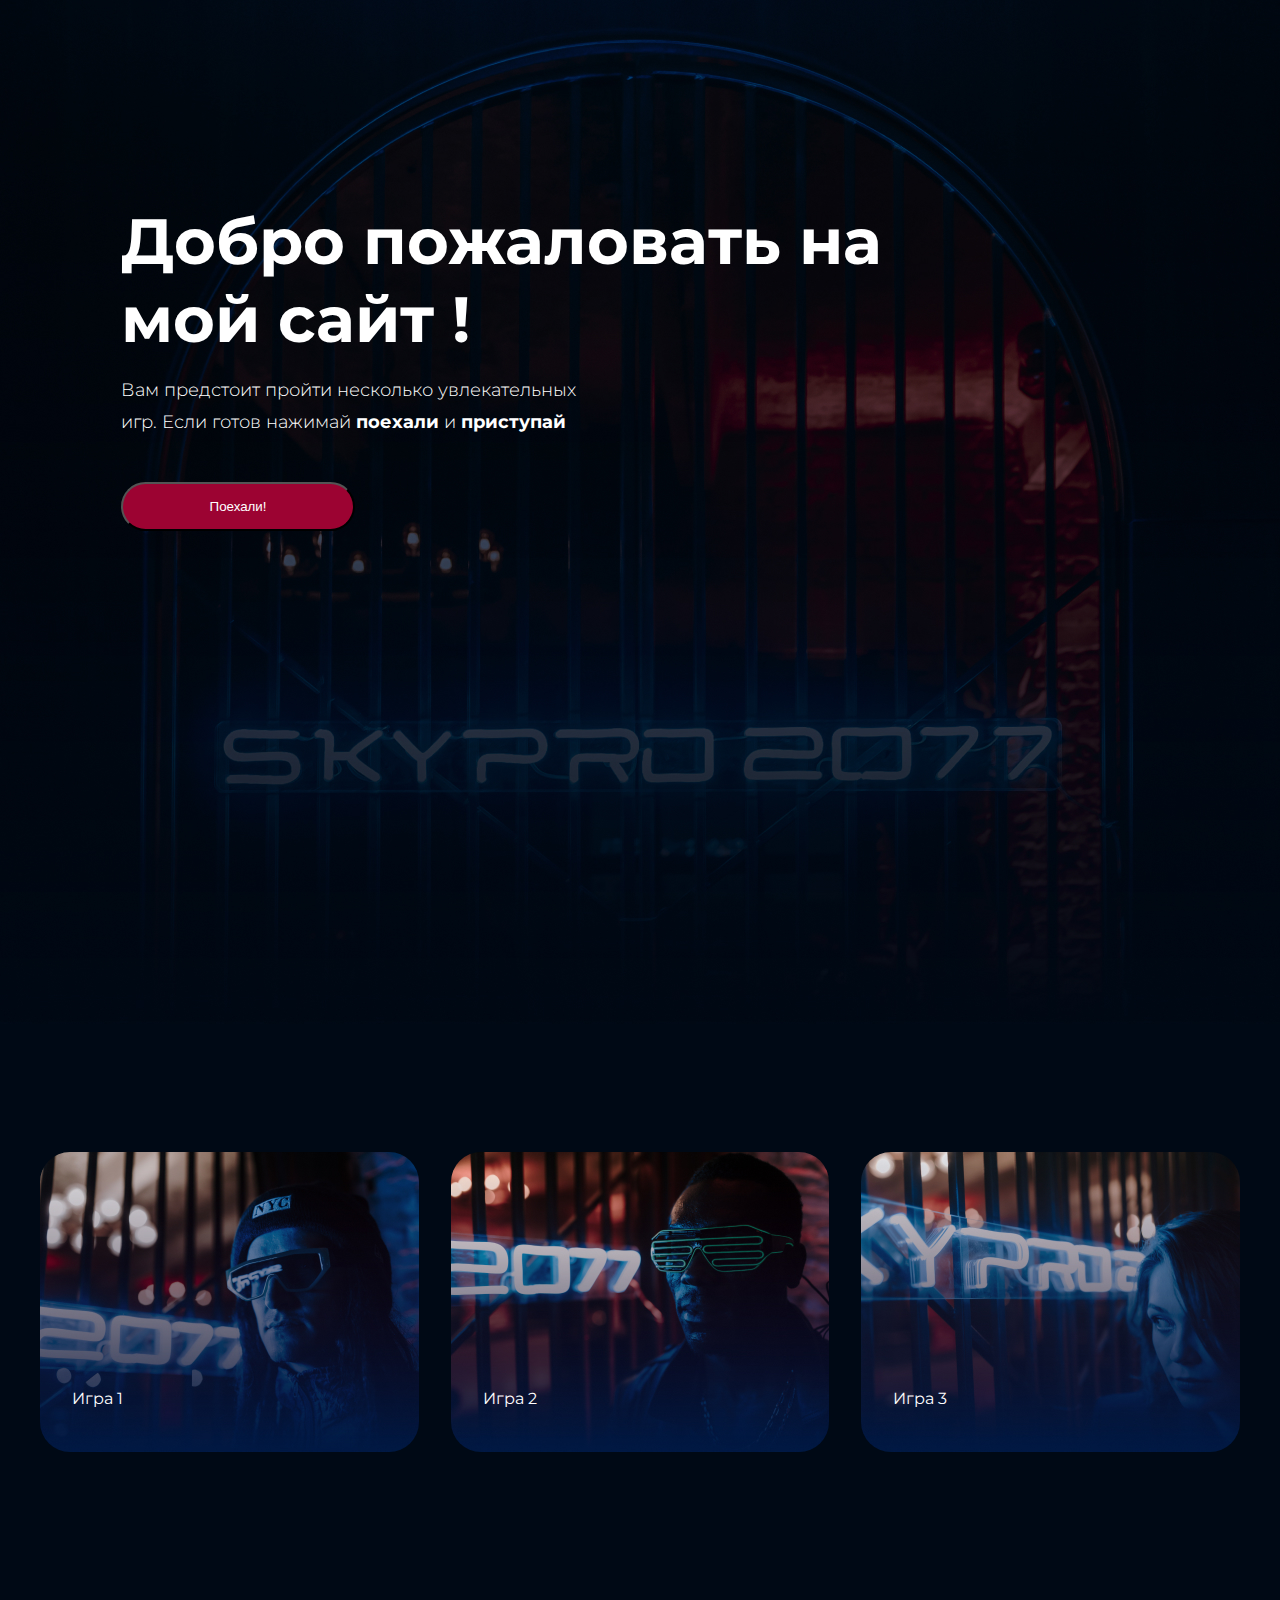
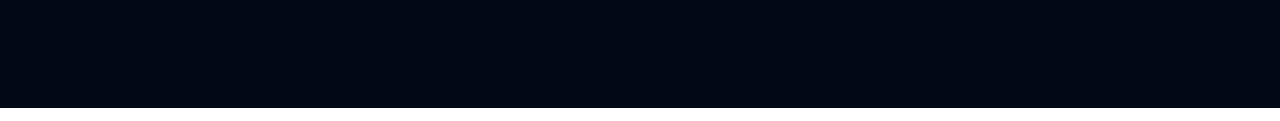
<file: hw-1/index.html>
<!DOCTYPE html>
<html lang="en">

<head>
    <meta charset="UTF-8">
    <meta http-equiv="X-UA-Compatible" content="IE=edge">
    <meta name="viewport" content="width=device-width, initial-scale=1.0">
    <title>Document</title>
    <link rel="preconnect" href="https://fonts.googleapis.com">
    <link rel="preconnect" href="https://fonts.gstatic.com" crossorigin>
    <link
        href="https://fonts.googleapis.com/css2?family=Montserrat:wght@300;400;600;700&family=Poppins:wght@600&display=swap"
        rel="stylesheet">
    <link rel="stylesheet" href="index.css">
</head>

<body>
    <section class="top center">
        <h1>Добро пожаловать на мой сайт !</h1>
        <p>Вам предстоит пройти несколько увлекательных игр. Если готов нажимай <span>поехали</span> и <span>приступай</span></p>
        <button type="submit" class="go">Поехали!</button>
    </section>
    <section class="menugame center">
        <div >
            <a class="menugameall game_1" href="game1">Игра 1</a>
            <img class="img" src="img/game1.jpg" alt="game1">
        </div>
        <div>
            <a class="menugameall game_2" href="game2">Игра 2</a>
            <img class="img" src="img/game2.jpg" alt="game2">
        </div>
        <div>
            <a class="menugameall game_3" href="game3">Игра 3</a>
            <img class="img" src="img/game3.jpg" alt="game3">
        </div>
    </section>
    
</body>


</html>
</file>
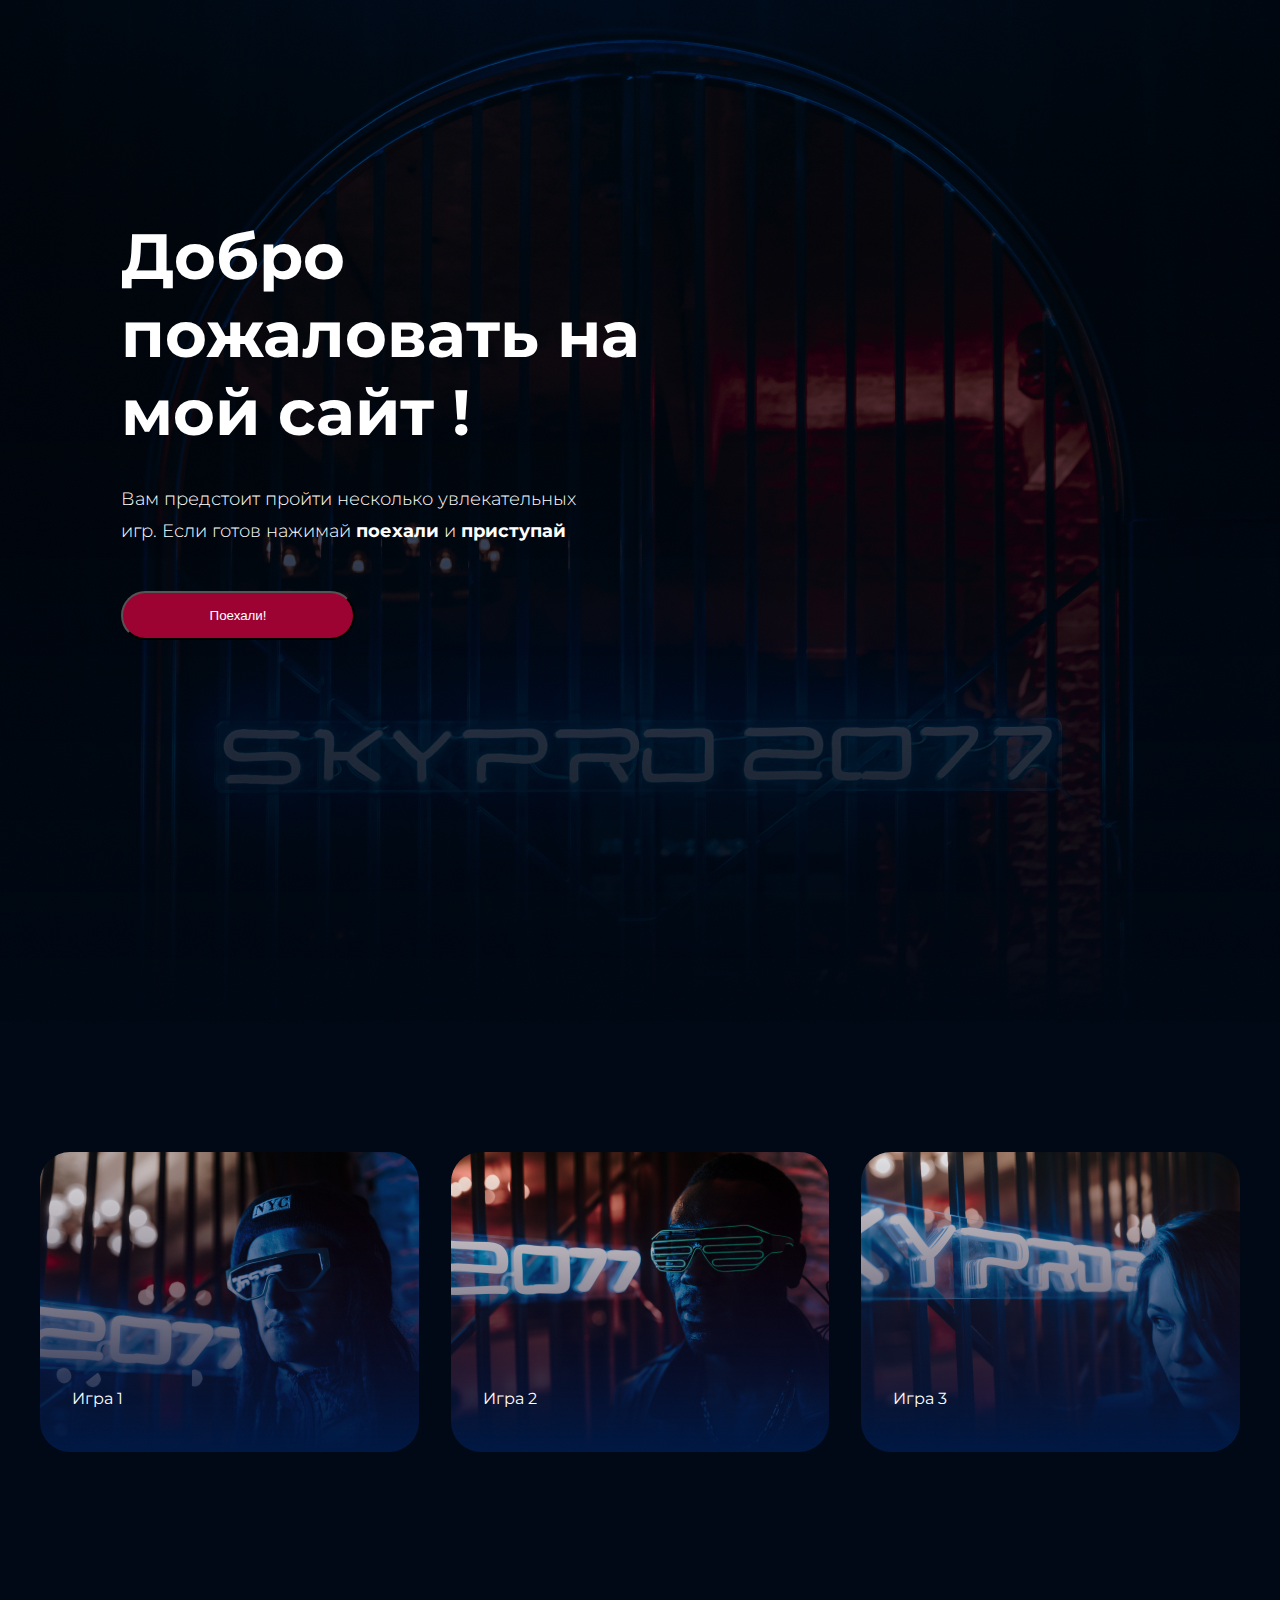
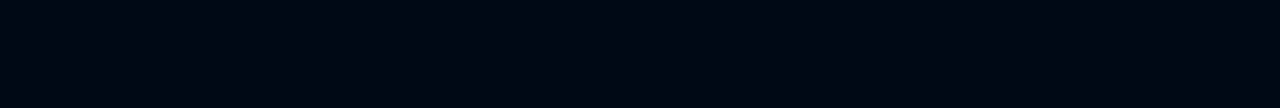
<file: hw-3/index.html>
<!DOCTYPE html>
<html lang="en">

<head>
    <meta charset="UTF-8">
    <meta http-equiv="X-UA-Compatible" content="IE=edge">
    <meta name="viewport" content="width=device-width, initial-scale=1.0">
    <title>Document</title>
    <link rel="preconnect" href="https://fonts.googleapis.com">
    <link rel="preconnect" href="https://fonts.gstatic.com" crossorigin>
    <link
        href="https://fonts.googleapis.com/css2?family=Montserrat:wght@300;400;600;700&family=Poppins:wght@600&display=swap"
        rel="stylesheet">
    <link rel="stylesheet" href="index.css">
</head>

<body>
    <section class="top center">
        <h1>Добро пожаловать на мой сайт !</h1>
        <p>Вам предстоит пройти несколько увлекательных игр. Если готов нажимай <span>поехали</span> и <span>приступай</span></p>
        <button type="submit" class="go">Поехали!</button>
    </section>
    <section class="menugame center">
        <div class="item">
            <a class="menugameall game_1" href="game1">Игра 1</a>
            <img class="img" src="img/game1.jpg" alt="game1">
        </div>
        <div class="item">
            <a class="menugameall game_2" href="game2">Игра 2</a>
            <img class="img" src="img/game2.jpg" alt="game2">
        </div>
        <div class="item">
            <a class="menugameall game_3" href="game3">Игра 3</a>
            <img class="img" src="img/game3.jpg" alt="game3">
        </div>
    </section>
</body>


</html>
</file>
<file: hw-1/index.css>
* {
    padding: 0;
    margin: 0;
}

a {
    text-decoration: none;
}

body {
    font-family: "Montserrat", sans-serif;
}

.center {
    padding-left: calc(50% - 639px);
    padding-right: calc(50% - 639px);
}

.top {
    background-image: url(img/top.jpg);
    background-repeat: no-repeat;
    background-position: center;
    background-size: cover;
    height: 1024px;
    flex-shrink: 0;
    color: #FFF;
}

h1 {
    color: #FFF;
    font-size: 64px;
    font-style: normal;
    font-weight: 700;
    line-height: normal;
    display: flex;
    width: 788.778px;
    height: 125.007px;
    flex-direction: column;
    justify-content: center;
    flex-shrink: 0;
    padding-top: 217px;
    padding-bottom: 32px;
    padding-left: 120px;
    padding-right: 531px;
}

p {
    width: 481px;
    color: #FFF;
    font-size: 18px;
    font-style: normal;
    font-weight: 300;
    line-height: 32px;
    margin-left: 120px;
    margin-right: 839px;
}

.go {
    border-radius: 30px;
    background: #9C0332;
    color: white;
    width: 234.063px;
    height: 48.603px;
    margin-top: 44px;
    margin-left: 120px;
}

span {
    color: #FFF;
    font-size: 18px;
    font-style: normal;
    font-weight: 700;
    line-height: 32px;
}

.menugame {
    height: 556px;
    background: #000915;
    display: flex;
    flex-direction: row;
    gap: 32px;
    justify-content: center;
    padding-top: 128px;
}

.menugameall {
    display: flex;
    height: 300px;
    color: white;
    position: absolute;
    padding-top: 237px;
    padding-left: 32px;
    padding-bottom: 32px;
    padding-right: 268px;
}

.img {
    border-radius: 30px;
}
</file>
<file: hw-3/index.css>
* {
    padding: 0;
    margin: 0;
}

a {
    text-decoration: none;
}

body {
    font-family: "Montserrat", sans-serif;
}

.center {
    padding-left: calc(50% - 639px);
    padding-right: calc(50% - 639px);
}

.top {
    background-image: url(img/top.jpg);
    background-repeat: no-repeat;
    background-position: center;
    background-size: cover;
    height: 1024px;
    flex-shrink: 0;
    color: #FFF;
}

h1 {
    color: #FFF;
    font-size: 64px;
    font-style: normal;
    font-weight: 700;
    line-height: normal;
    display: flex;
    flex-direction: column;
    justify-content: center;
    padding-top: 217px;
    padding-bottom: 32px;
    padding-left: 120px;
    padding-right: 531px;
}

p {
    width: 481px;
    color: #FFF;
    font-size: 18px;
    font-style: normal;
    font-weight: 300;
    line-height: 32px;
    margin-left: 120px;
    margin-right: 839px;
}

.go {
    border-radius: 30px;
    background: #9C0332;
    color: white;
    width: 234.063px;
    height: 48.603px;
    margin-top: 44px;
    margin-left: 120px;
}

.go:hover {
    border: 1px solid #fcfcfc;
    background: #bfe70d;
    transition: 0.8s ease;
    color: #000915;
}

span {
    color: #FFF;
    font-size: 18px;
    font-style: normal;
    font-weight: 700;
    line-height: 32px;
}

.menugame {
    height: 556px;
    background: #000915;
    display: flex;
    flex-direction: row;
    gap: 32px;
    justify-content: center;
    padding-top: 128px;
}

.menugameall {
    display: flex;
    color: white;
    position: absolute;
    padding-top: 237px;
    padding-left: 32px;
    padding-bottom: 32px;
    padding-right: 268px;
}

.item {
    height: 300px;
}

.item:hover {
    border: 3px solid #fd7404;
    border-radius: 30px;
    cursor: pointer;
    transition: 1s;
    box-shadow: 0 0 5px #ccc;
}

.img {
    border-radius: 30px;
}

/* мобильная версия */
@media (max-width: 767px) {
    .top {
        background-image: url(img/topmobile.jpg);
        background-repeat: no-repeat;
        background-position: center;
        background-size: cover;
        height: 735px;
    }

    h1 {
        text-align: center;
        font-size: 32px;
        padding-top: 238px;
        display: flex;
        width: 343px;
        height: 77.436px;
        flex-direction: column;
        justify-content: center;
        padding-left: 16px;
        padding-right: 16px;
    }

    p {
        font-size: 14px;
        line-height: 22px;
        max-width: 343px;
        margin-bottom: 32px;
        text-align: center;
        margin-left: 16px;
        height: 66px;
    }

    .go {
        margin-top: 32px;
        margin-left: 70.47px;
    }

    .menugame {
        display: flex;
        flex-direction: column;
        height: 1221px;
    }

}
</file>
